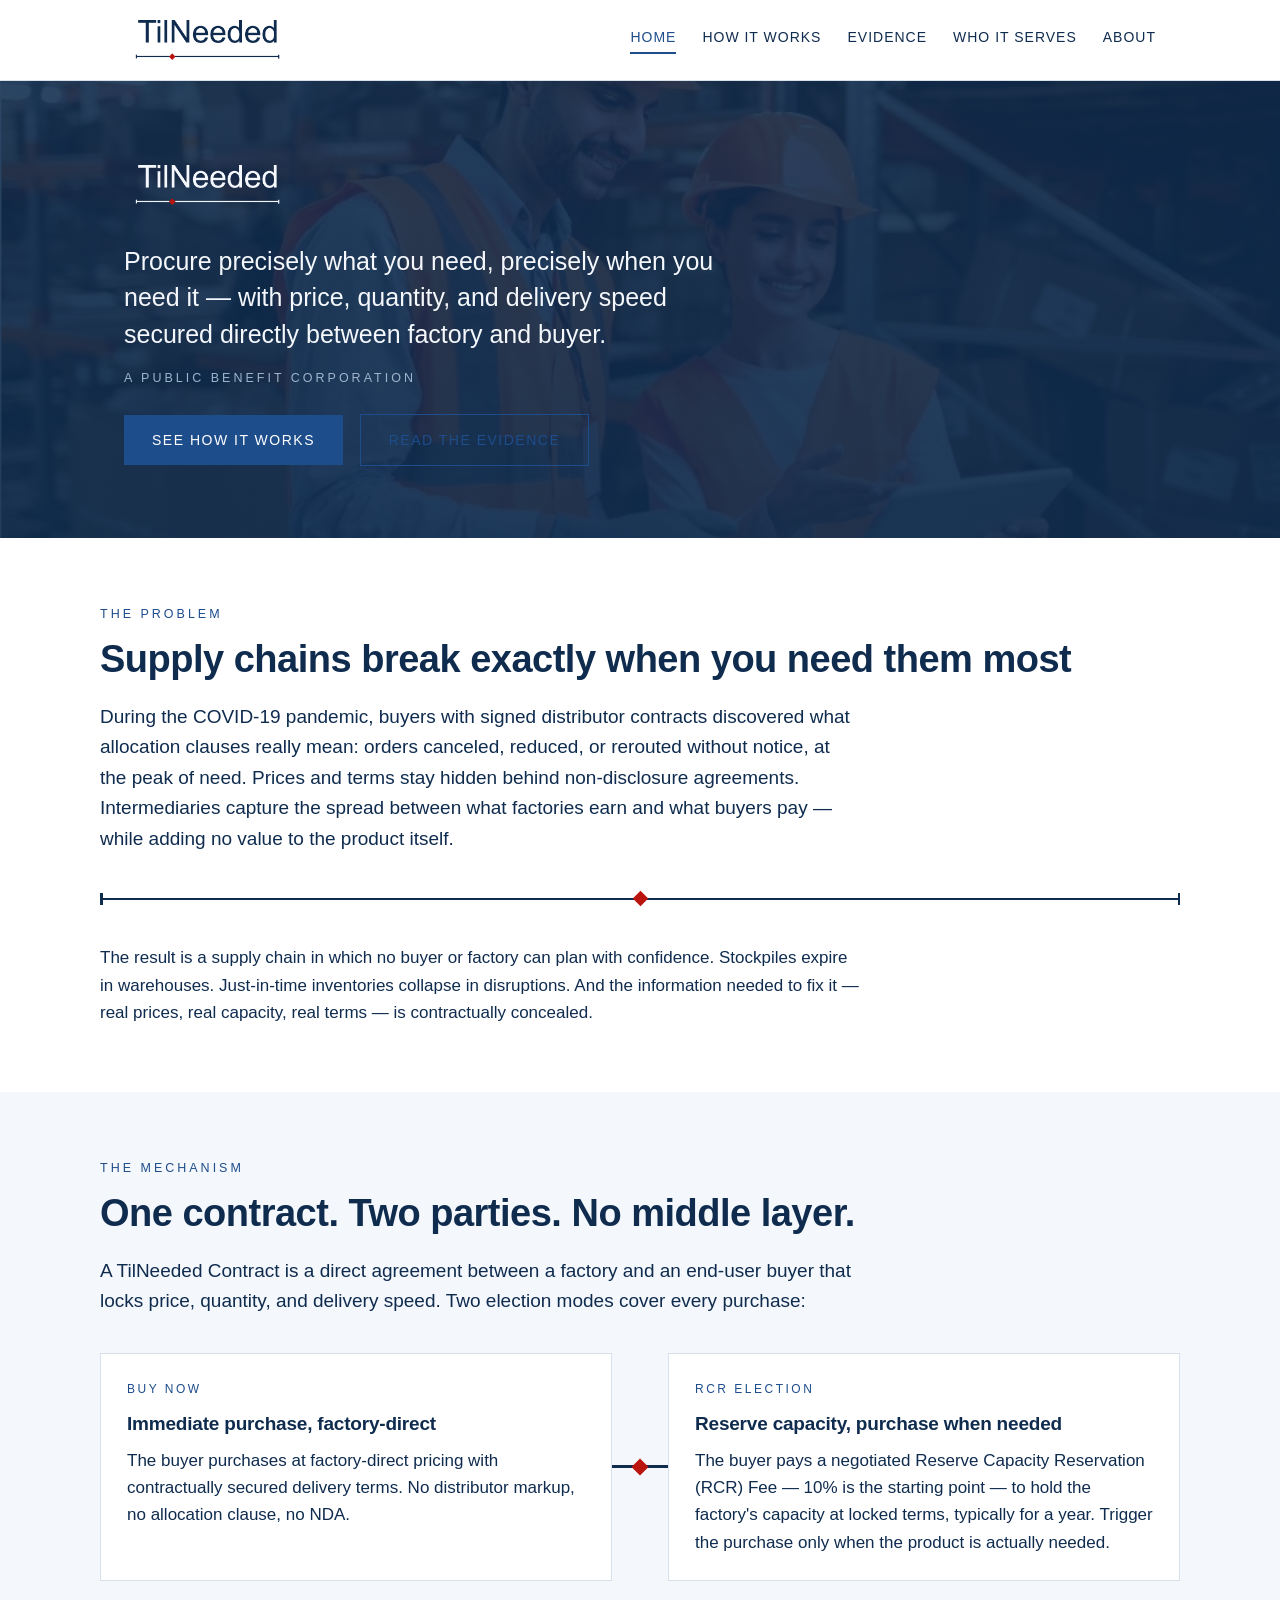
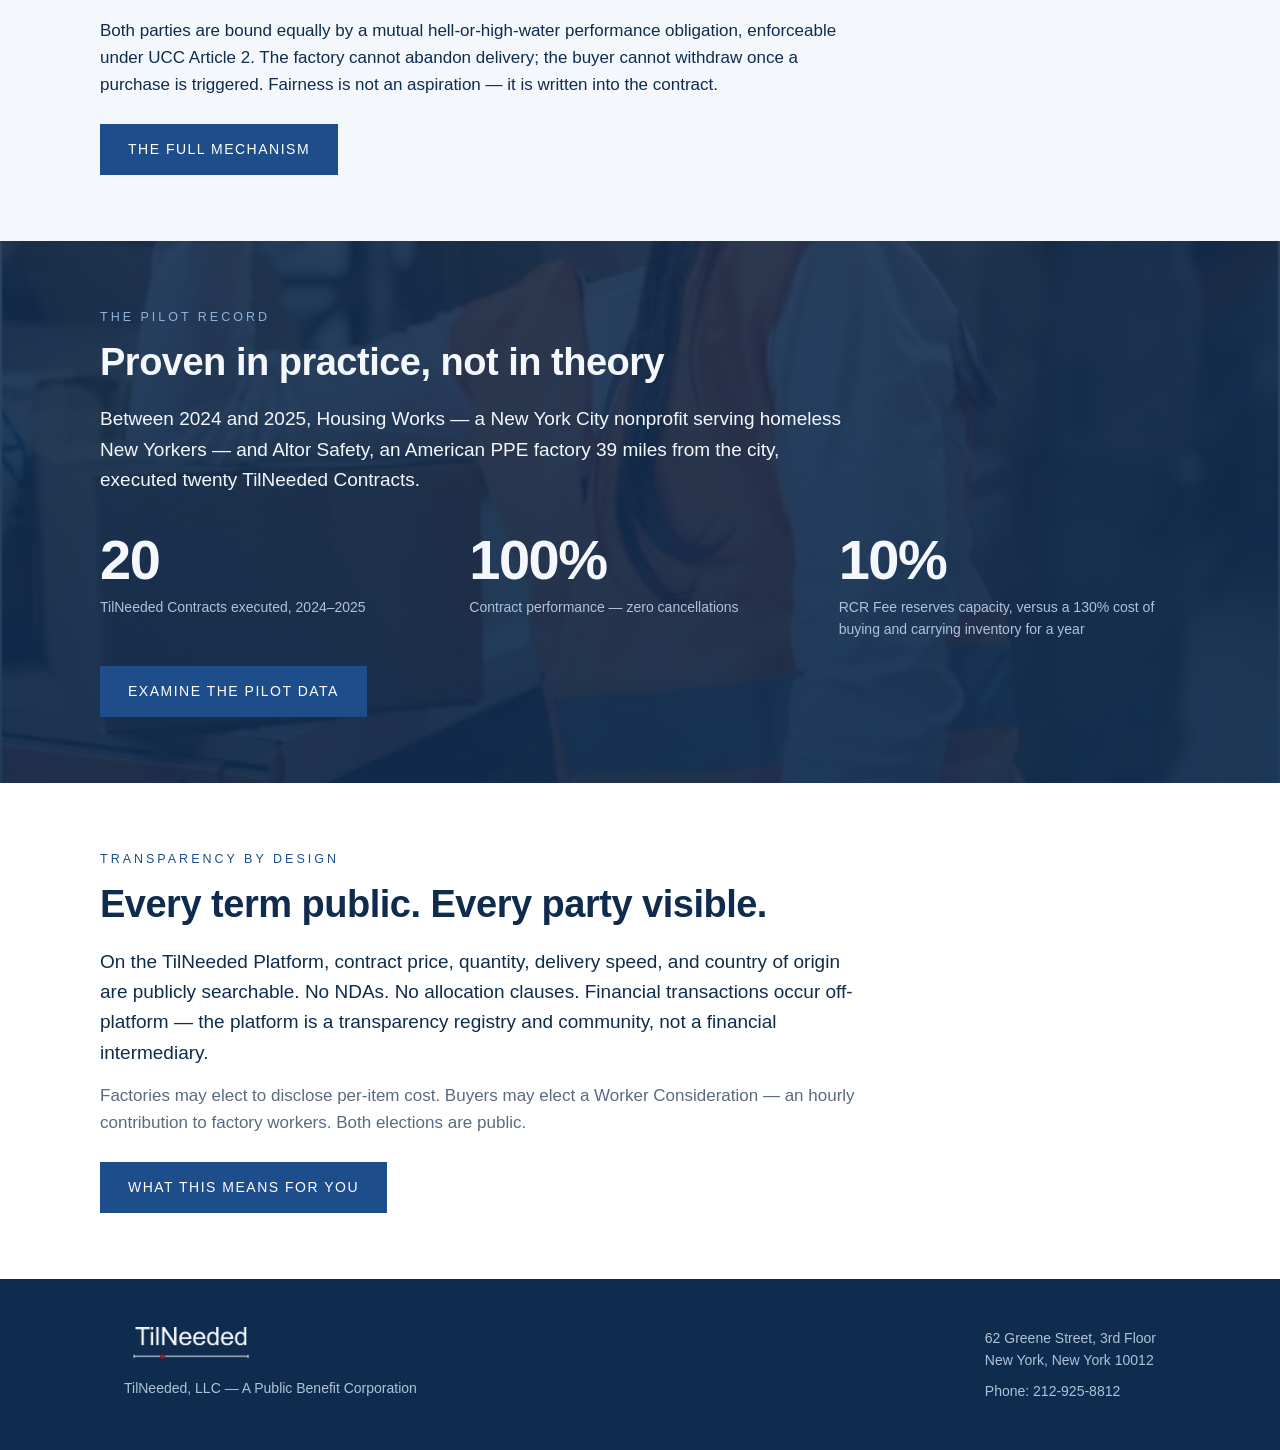
<file: index.html>
<!DOCTYPE html>
<html lang="en">
<head>
<meta charset="UTF-8">
<meta name="viewport" content="width=device-width, initial-scale=1.0">
<title>TilNeeded — Factory-Direct Supply Contracts | Public Benefit Corporation</title>
<meta name="description" content="TilNeeded Contracts secure price, quantity, and delivery speed directly between American factories and end-user buyers. A 20-contract pilot with 100% performance.">
<link rel="stylesheet" href="styles.css">
<link rel="icon" type="image/png" href="assets/favicon.png">
</head>
<body>

<header class="site">
  <div class="inner">
    <a class="lockup" href="index.html" aria-label="TilNeeded home">
  <img class="logo-img" src="assets/logo_compact_dark.png" alt="TilNeeded">
</a>
    <nav class="main" aria-label="Main">
      <a href="index.html" class="here">Home</a>
      <a href="how-it-works.html">How It Works</a>
      <a href="evidence.html">Evidence</a>
      <a href="partners.html">Who It Serves</a>
      <a href="about.html">About</a>
    </nav>
  </div>
</header>

<div class="hero bg-photo" style="--bg-img:url('bg_imgs/bg1.jpg')">
  <div class="inner">
    <span class="lockup reverse" aria-hidden="true">
  <img class="logo-img" src="assets/logo_white_compact.png" alt="">
</span>
    <p class="tagline">Procure precisely what you need, precisely when you need it — with price, quantity, and delivery speed secured directly between factory and buyer.</p>
    <p class="pbc">A Public Benefit Corporation</p>
    <a class="btn" href="how-it-works.html">See how it works</a>
    <a class="btn ghost" href="evidence.html">Read the evidence</a>
  </div>
</div>

<section>
  <div class="inner">
    <p class="eyebrow">The problem</p>
    <h2>Supply chains break exactly when you need them most</h2>
    <p class="lede">During the COVID-19 pandemic, buyers with signed distributor contracts discovered what allocation clauses really mean: orders canceled, reduced, or rerouted without notice, at the peak of need. Prices and terms stay hidden behind non-disclosure agreements. Intermediaries capture the spread between what factories earn and what buyers pay — while adding no value to the product itself.</p>
    <div class="sigline" role="presentation"><span class="diamond"></span></div>
    <p class="maxw">The result is a supply chain in which no buyer or factory can plan with confidence. Stockpiles expire in warehouses. Just-in-time inventories collapse in disruptions. And the information needed to fix it — real prices, real capacity, real terms — is contractually concealed.</p>
  </div>
</section>

<section class="paper">
  <div class="inner">
    <p class="eyebrow">The mechanism</p>
    <h2>One contract. Two parties. No middle layer.</h2>
    <p class="lede">A TilNeeded Contract is a direct agreement between a factory and an end-user buyer that locks price, quantity, and delivery speed. Two election modes cover every purchase:</p>

    <div class="bipartite">
      <div class="party">
        <p class="label">Buy Now</p>
        <h3>Immediate purchase, factory-direct</h3>
        <p>The buyer purchases at factory-direct pricing with contractually secured delivery terms. No distributor markup, no allocation clause, no NDA.</p>
      </div>
      <div class="join" role="presentation"><span class="diamond"></span></div>
      <div class="party">
        <p class="label">RCR Election</p>
        <h3>Reserve capacity, purchase when needed</h3>
        <p>The buyer pays a negotiated Reserve Capacity Reservation (RCR) Fee — 10% is the starting point — to hold the factory's capacity at locked terms, typically for a year. Trigger the purchase only when the product is actually needed.</p>
      </div>
    </div>

    <p class="maxw">Both parties are bound equally by a mutual hell-or-high-water performance obligation, enforceable under UCC Article 2. The factory cannot abandon delivery; the buyer cannot withdraw once a purchase is triggered. Fairness is not an aspiration — it is written into the contract.</p>
    <a class="btn" href="how-it-works.html">The full mechanism</a>
  </div>
</section>

<section class="navy bg-photo" style="--bg-img:url('bg_imgs/bg4.jpg')">
  <div class="inner">
    <p class="eyebrow">The pilot record</p>
    <h2>Proven in practice, not in theory</h2>
    <p class="lede">Between 2024 and 2025, Housing Works — a New York City nonprofit serving homeless New Yorkers — and Altor Safety, an American PPE factory 39 miles from the city, executed twenty TilNeeded Contracts.</p>
    <div class="stats">
      <div class="stat"><div class="big">20</div><div class="small">TilNeeded Contracts executed, 2024–2025</div></div>
      <div class="stat"><div class="big">100%</div><div class="small">Contract performance — zero cancellations</div></div>
      <div class="stat"><div class="big">10%</div><div class="small">RCR Fee reserves capacity, versus a 130% cost of buying and carrying inventory for a year</div></div>
    </div>
    <a class="btn" href="evidence.html">Examine the pilot data</a>
  </div>
</section>

<section>
  <div class="inner">
    <p class="eyebrow">Transparency by design</p>
    <h2>Every term public. Every party visible.</h2>
    <p class="lede">On the TilNeeded Platform, contract price, quantity, delivery speed, and country of origin are publicly searchable. No NDAs. No allocation clauses. Financial transactions occur off-platform — the platform is a transparency registry and community, not a financial intermediary.</p>
    <p class="maxw muted">Factories may elect to disclose per-item cost. Buyers may elect a Worker Consideration — an hourly contribution to factory workers. Both elections are public.</p>
    <a class="btn" href="partners.html">What this means for you</a>
  </div>
</section>

<footer class="site">
  <div class="inner">
    <div>
      <span class="lockup reverse" aria-hidden="true">
  <img class="logo-img" src="assets/logo_white_compact.png" alt="TilNeeded">
</span>
      <p style="margin-top:12px">TilNeeded, LLC — A Public Benefit Corporation</p>
    </div>
    <div>
      <p>62 Greene Street, 3rd Floor<br>New York, New York 10012</p>
      <p style="margin-top:8px">Phone: 212-925-8812</p>
    </div>
    
  </div>
</footer>

</body>
</html>
</file>
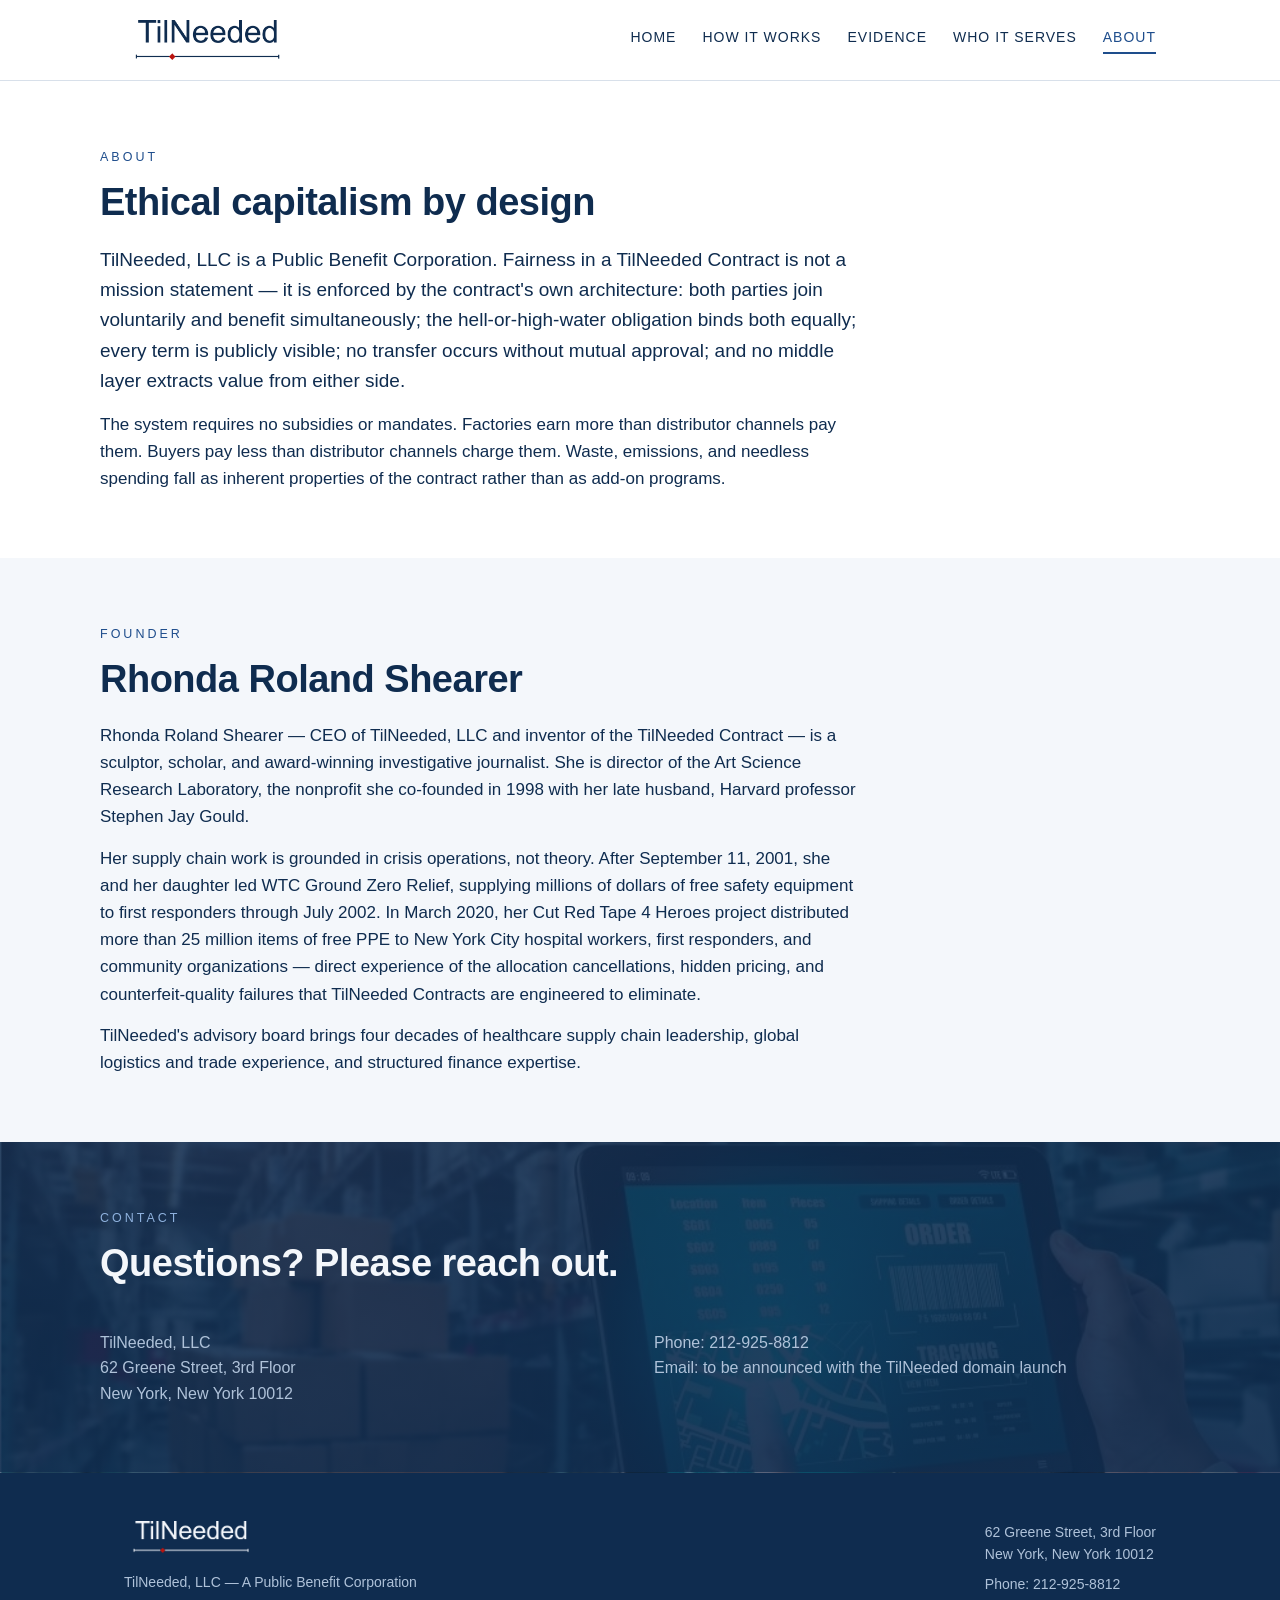
<file: about.html>
<!DOCTYPE html>
<html lang="en">
<head>
<meta charset="UTF-8">
<meta name="viewport" content="width=device-width, initial-scale=1.0">
<title>About — TilNeeded, LLC | A Public Benefit Corporation</title>
<meta name="description" content="TilNeeded, LLC is a Public Benefit Corporation founded by Rhonda Roland Shearer, building ethical capitalism into supply chain contracts.">
<link rel="stylesheet" href="styles.css">
<link rel="icon" type="image/png" href="assets/favicon.png">
</head>
<body>

<header class="site">
  <div class="inner">
    <a class="lockup" href="index.html" aria-label="TilNeeded home">
  <img class="logo-img" src="assets/logo_compact_dark.png" alt="TilNeeded">
</a>
    <nav class="main" aria-label="Main">
      <a href="index.html">Home</a>
      <a href="how-it-works.html">How It Works</a>
      <a href="evidence.html">Evidence</a>
      <a href="partners.html">Who It Serves</a>
      <a href="about.html" class="here">About</a>
    </nav>
  </div>
</header>

<section>
  <div class="inner">
    <p class="eyebrow">About</p>
    <h2>Ethical capitalism by design</h2>
    <p class="lede">TilNeeded, LLC is a Public Benefit Corporation. Fairness in a TilNeeded Contract is not a mission statement — it is enforced by the contract's own architecture: both parties join voluntarily and benefit simultaneously; the hell-or-high-water obligation binds both equally; every term is publicly visible; no transfer occurs without mutual approval; and no middle layer extracts value from either side.</p>
    <p class="maxw">The system requires no subsidies or mandates. Factories earn more than distributor channels pay them. Buyers pay less than distributor channels charge them. Waste, emissions, and needless spending fall as inherent properties of the contract rather than as add-on programs.</p>
  </div>
</section>

<section class="paper">
  <div class="inner">
    <p class="eyebrow">Founder</p>
    <h2>Rhonda Roland Shearer</h2>
    <p class="maxw">Rhonda Roland Shearer — CEO of TilNeeded, LLC and inventor of the TilNeeded Contract — is a sculptor, scholar, and award-winning investigative journalist. She is director of the Art Science Research Laboratory, the nonprofit she co-founded in 1998 with her late husband, Harvard professor Stephen Jay Gould.</p>
    <p class="maxw">Her supply chain work is grounded in crisis operations, not theory. After September 11, 2001, she and her daughter led WTC Ground Zero Relief, supplying millions of dollars of free safety equipment to first responders through July 2002. In March 2020, her Cut Red Tape 4 Heroes project distributed more than 25 million items of free PPE to New York City hospital workers, first responders, and community organizations — direct experience of the allocation cancellations, hidden pricing, and counterfeit-quality failures that TilNeeded Contracts are engineered to eliminate.</p>
    <p class="maxw">TilNeeded's advisory board brings four decades of healthcare supply chain leadership, global logistics and trade experience, and structured finance expertise.</p>
  </div>
</section>

<section class="navy bg-photo" style="--bg-img:url('bg_imgs/bg2.jpg')">
  <div class="inner">
    <p class="eyebrow">Contact</p>
    <h2>Questions? Please reach out.</h2>
    <div class="stats">
      <div class="stat">
        <div class="small" style="font-size:16px; line-height:1.6">TilNeeded, LLC<br>62 Greene Street, 3rd Floor<br>New York, New York 10012</div>
      </div>
      <div class="stat">
        <div class="small" style="font-size:16px; line-height:1.6">Phone: 212-925-8812<br>Email: to be announced with the TilNeeded domain launch</div>
      </div>
    </div>
  </div>
</section>

<footer class="site">
  <div class="inner">
    <div>
      <span class="lockup reverse" aria-hidden="true">
  <img class="logo-img" src="assets/logo_white_compact.png" alt="">
</span>
      <p style="margin-top:12px">TilNeeded, LLC — A Public Benefit Corporation</p>
    </div>
    <div>
      <p>62 Greene Street, 3rd Floor<br>New York, New York 10012</p>
      <p style="margin-top:8px">Phone: 212-925-8812</p>
    </div>
   
  </div>
</footer>

</body>
</html>
</file>
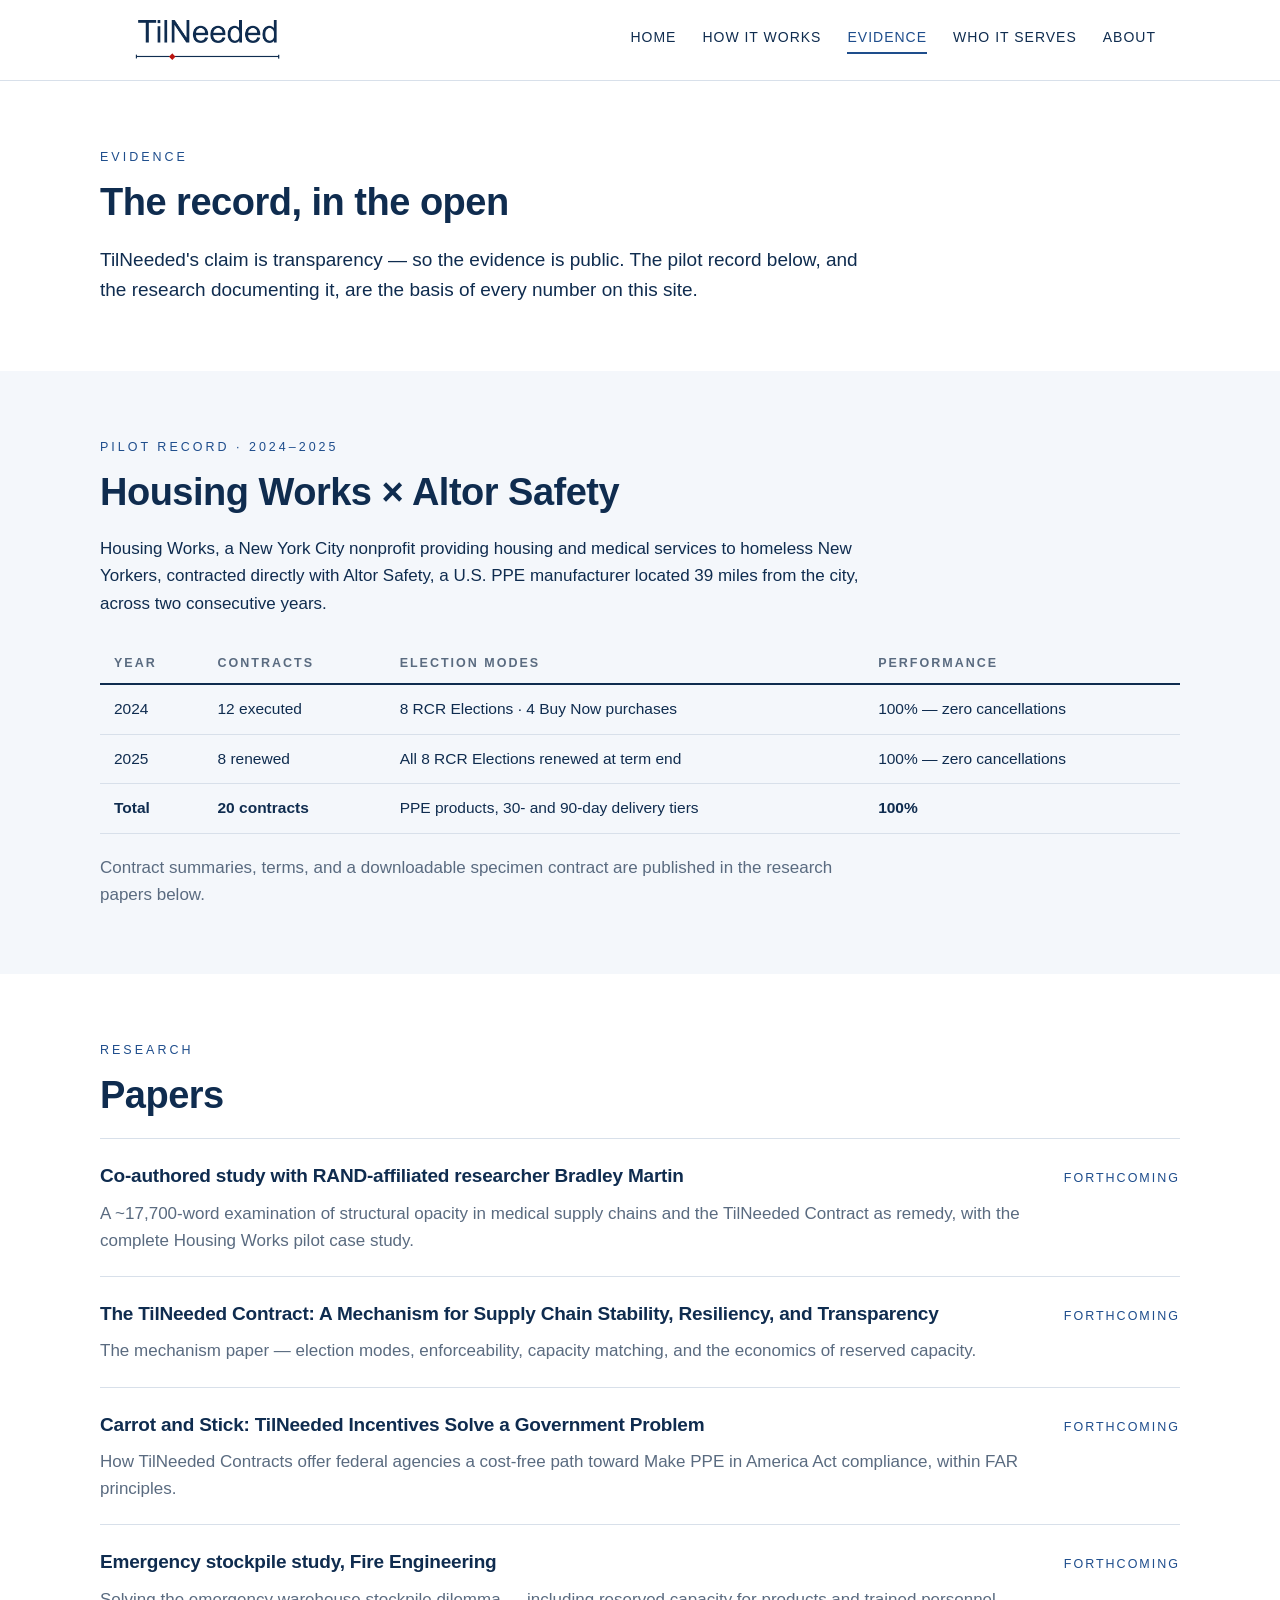
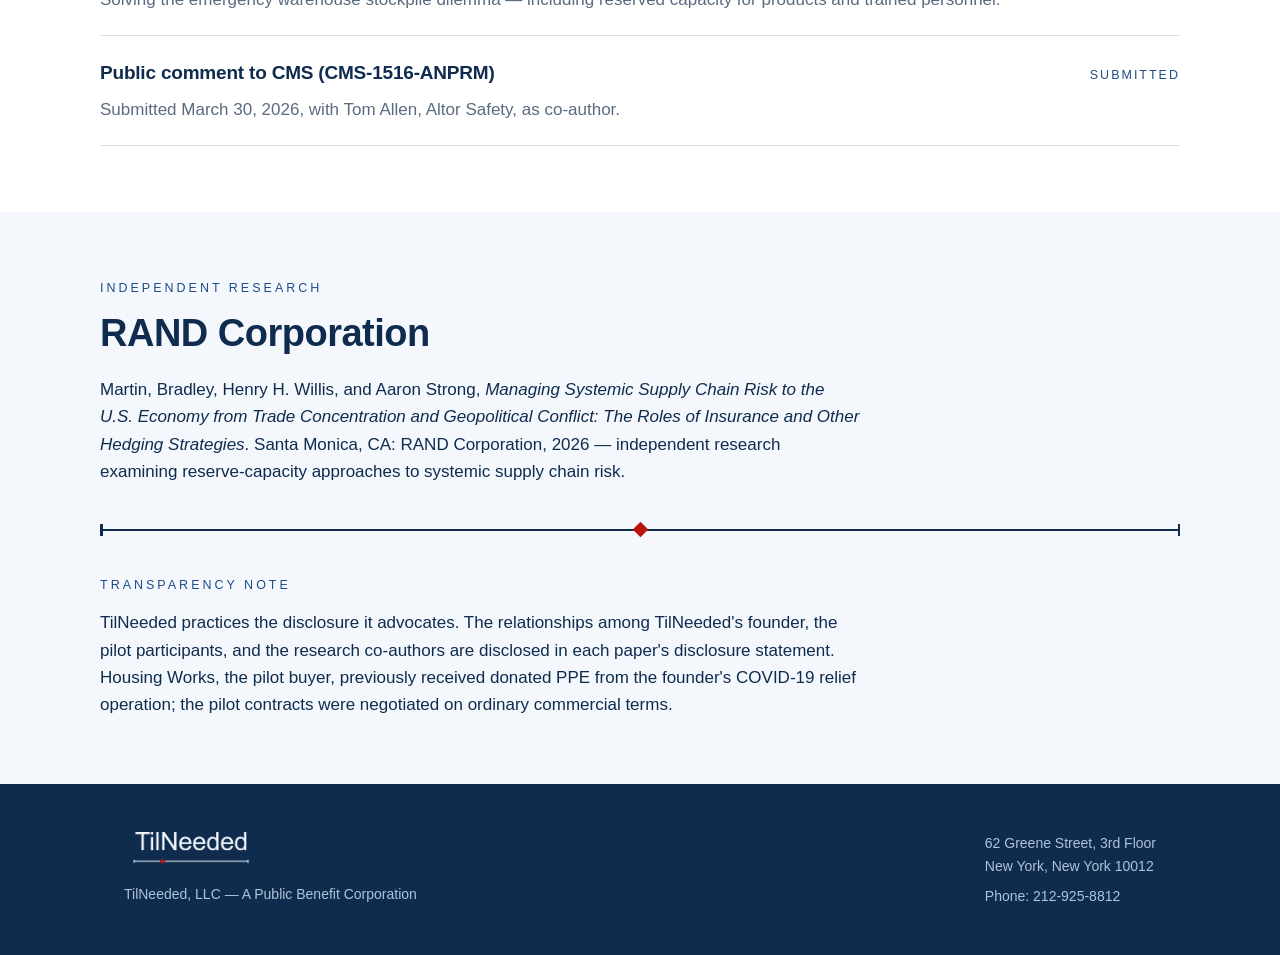
<file: evidence.html>
<!DOCTYPE html>
<html lang="en">
<head>
<meta charset="UTF-8">
<meta name="viewport" content="width=device-width, initial-scale=1.0">
<title>Evidence — Pilot Record &amp; Research | TilNeeded</title>
<meta name="description" content="The TilNeeded pilot record: 20 contracts, 100% performance, 2024–2025 — plus published and forthcoming research, including RAND-affiliated co-authorship.">
<link rel="stylesheet" href="styles.css">
<link rel="icon" type="image/png" href="assets/favicon.png">
</head>
<body>

<header class="site">
  <div class="inner">
    <a class="lockup" href="index.html" aria-label="TilNeeded home">
  <img class="logo-img" src="assets/logo_compact_dark.png" alt="TilNeeded">
</a>
    <nav class="main" aria-label="Main">
      <a href="index.html">Home</a>
      <a href="how-it-works.html">How It Works</a>
      <a href="evidence.html" class="here">Evidence</a>
      <a href="partners.html">Who It Serves</a>
      <a href="about.html">About</a>
    </nav>
  </div>
</header>

<section>
  <div class="inner">
    <p class="eyebrow">Evidence</p>
    <h2>The record, in the open</h2>
    <p class="lede">TilNeeded's claim is transparency — so the evidence is public. The pilot record below, and the research documenting it, are the basis of every number on this site.</p>
  </div>
</section>

<section class="paper">
  <div class="inner">
    <p class="eyebrow">Pilot record · 2024–2025</p>
    <h2>Housing Works × Altor Safety</h2>
    <p class="maxw">Housing Works, a New York City nonprofit providing housing and medical services to homeless New Yorkers, contracted directly with Altor Safety, a U.S. PPE manufacturer located 39 miles from the city, across two consecutive years.</p>
    <table class="record">
      <thead>
        <tr><th>Year</th><th>Contracts</th><th>Election modes</th><th>Performance</th></tr>
      </thead>
      <tbody>
        <tr><td>2024</td><td>12 executed</td><td>8 RCR Elections · 4 Buy Now purchases</td><td>100% — zero cancellations</td></tr>
        <tr><td>2025</td><td>8 renewed</td><td>All 8 RCR Elections renewed at term end</td><td>100% — zero cancellations</td></tr>
        <tr><td><strong>Total</strong></td><td><strong>20 contracts</strong></td><td>PPE products, 30- and 90-day delivery tiers</td><td><strong>100%</strong></td></tr>
      </tbody>
    </table>
    <p class="maxw muted" style="margin-top:20px">Contract summaries, terms, and a downloadable specimen contract are published in the research papers below.</p>
  </div>
</section>

<section>
  <div class="inner">
    <p class="eyebrow">Research</p>
    <h2>Papers</h2>
    <div class="docrow">
      <div>
        <h3>Co-authored study with RAND-affiliated researcher Bradley Martin</h3>
        <p class="muted">A ~17,700-word examination of structural opacity in medical supply chains and the TilNeeded Contract as remedy, with the complete Housing Works pilot case study.</p>
      </div>
      <span class="status">Forthcoming</span>
    </div>
    <div class="docrow">
      <div>
        <h3>The TilNeeded Contract: A Mechanism for Supply Chain Stability, Resiliency, and Transparency</h3>
        <p class="muted">The mechanism paper — election modes, enforceability, capacity matching, and the economics of reserved capacity.</p>
      </div>
      <span class="status">Forthcoming</span>
    </div>
    <div class="docrow">
      <div>
        <h3>Carrot and Stick: TilNeeded Incentives Solve a Government Problem</h3>
        <p class="muted">How TilNeeded Contracts offer federal agencies a cost-free path toward Make PPE in America Act compliance, within FAR principles.</p>
      </div>
      <span class="status">Forthcoming</span>
    </div>
    <div class="docrow">
      <div>
        <h3>Emergency stockpile study, Fire Engineering</h3>
        <p class="muted">Solving the emergency warehouse stockpile dilemma — including reserved capacity for products and trained personnel.</p>
      </div>
      <span class="status">Forthcoming</span>
    </div>
    <div class="docrow">
      <div>
        <h3>Public comment to CMS (CMS-1516-ANPRM)</h3>
        <p class="muted">Submitted March 30, 2026, with Tom Allen, Altor Safety, as co-author.</p>
      </div>
      <span class="status">Submitted</span>
    </div>
  </div>
</section>

<section class="paper">
  <div class="inner">
    <p class="eyebrow">Independent research</p>
    <h2>RAND Corporation</h2>
    <p class="maxw">Martin, Bradley, Henry H. Willis, and Aaron Strong, <em>Managing Systemic Supply Chain Risk to the U.S. Economy from Trade Concentration and Geopolitical Conflict: The Roles of Insurance and Other Hedging Strategies</em>. Santa Monica, CA: RAND Corporation, 2026 — independent research examining reserve-capacity approaches to systemic supply chain risk.</p>
    <div class="sigline" role="presentation"><span class="diamond"></span></div>
    <p class="eyebrow">Transparency note</p>
    <p class="maxw">TilNeeded practices the disclosure it advocates. The relationships among TilNeeded's founder, the pilot participants, and the research co-authors are disclosed in each paper's disclosure statement. Housing Works, the pilot buyer, previously received donated PPE from the founder's COVID-19 relief operation; the pilot contracts were negotiated on ordinary commercial terms.</p>
  </div>
</section>

<footer class="site">
  <div class="inner">
    <div>
      <span class="lockup reverse" aria-hidden="true">
  <img class="logo-img" src="assets/logo_white_compact.png" alt="">
</span>
      <p style="margin-top:12px">TilNeeded, LLC — A Public Benefit Corporation</p>
    </div>
    <div>
      <p>62 Greene Street, 3rd Floor<br>New York, New York 10012</p>
      <p style="margin-top:8px">Phone: 212-925-8812</p>
    </div>
    
  </div>
</footer>

</body>
</html>
</file>
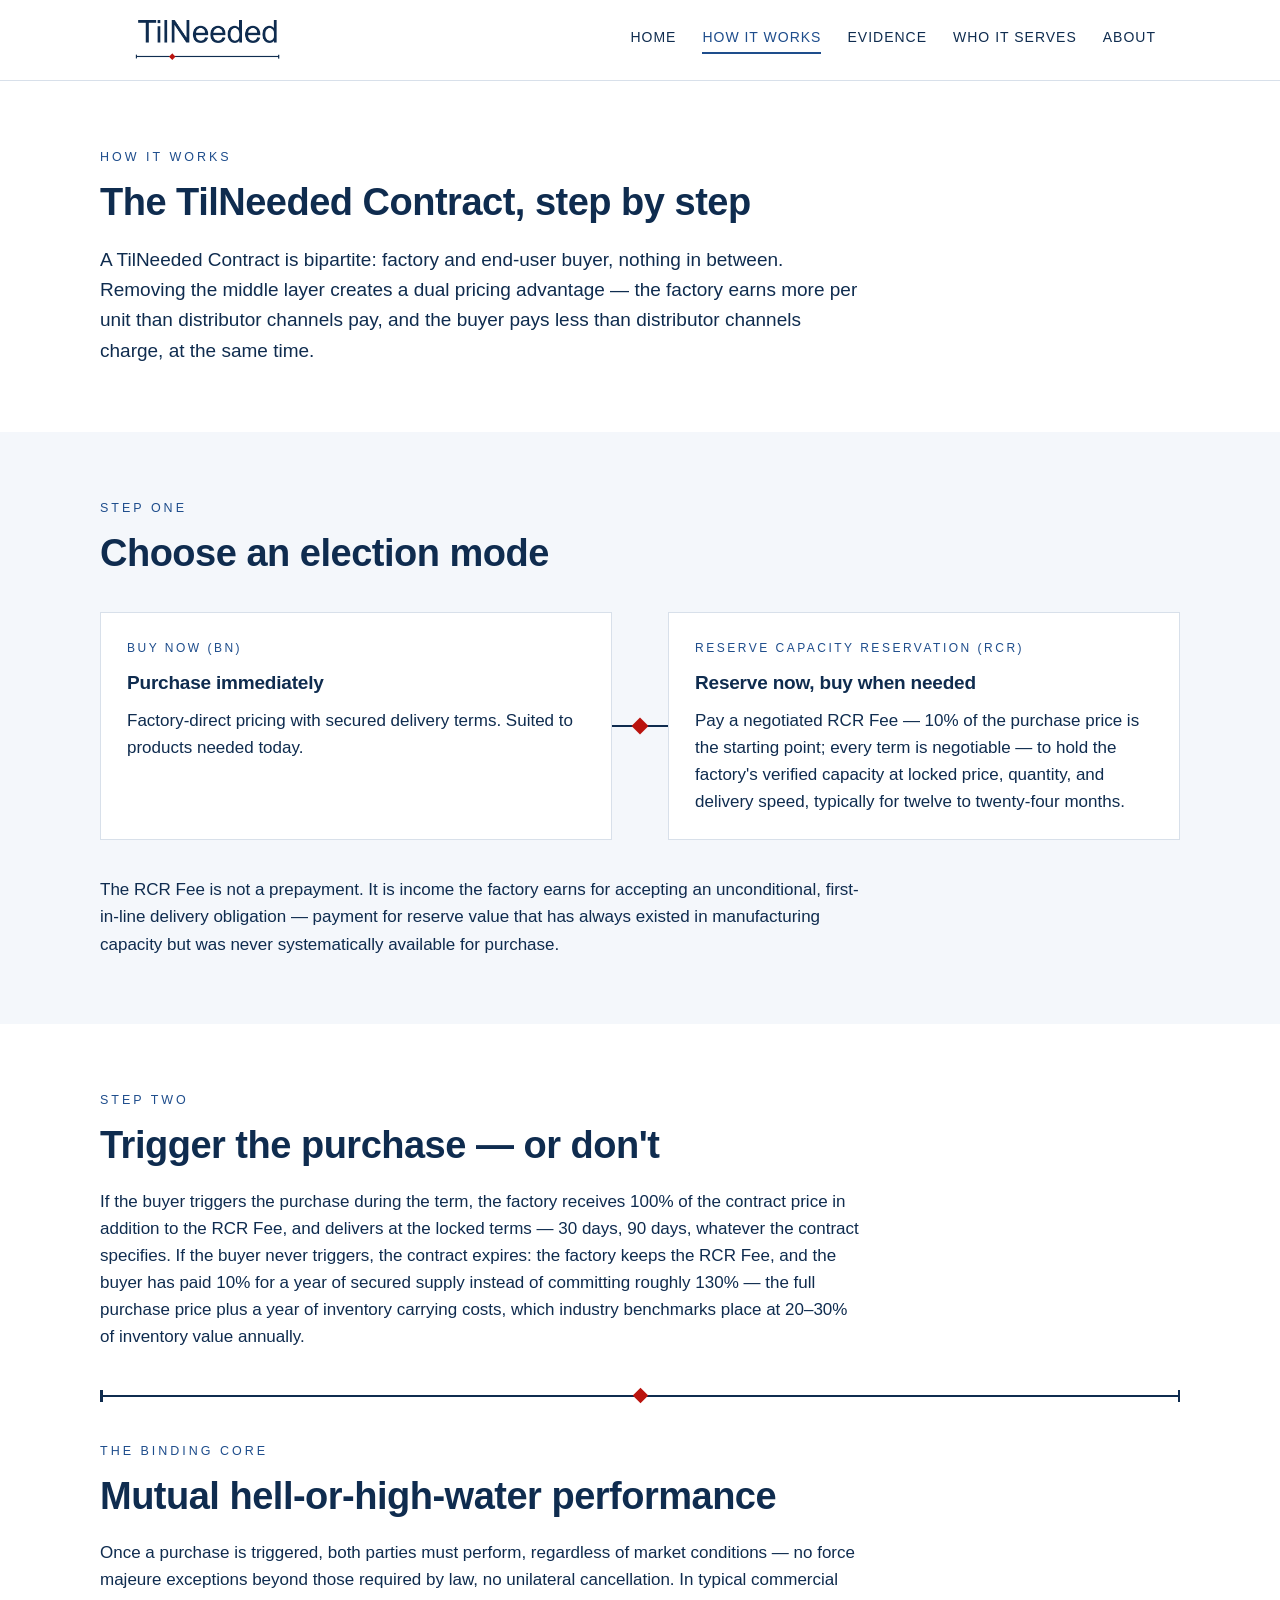
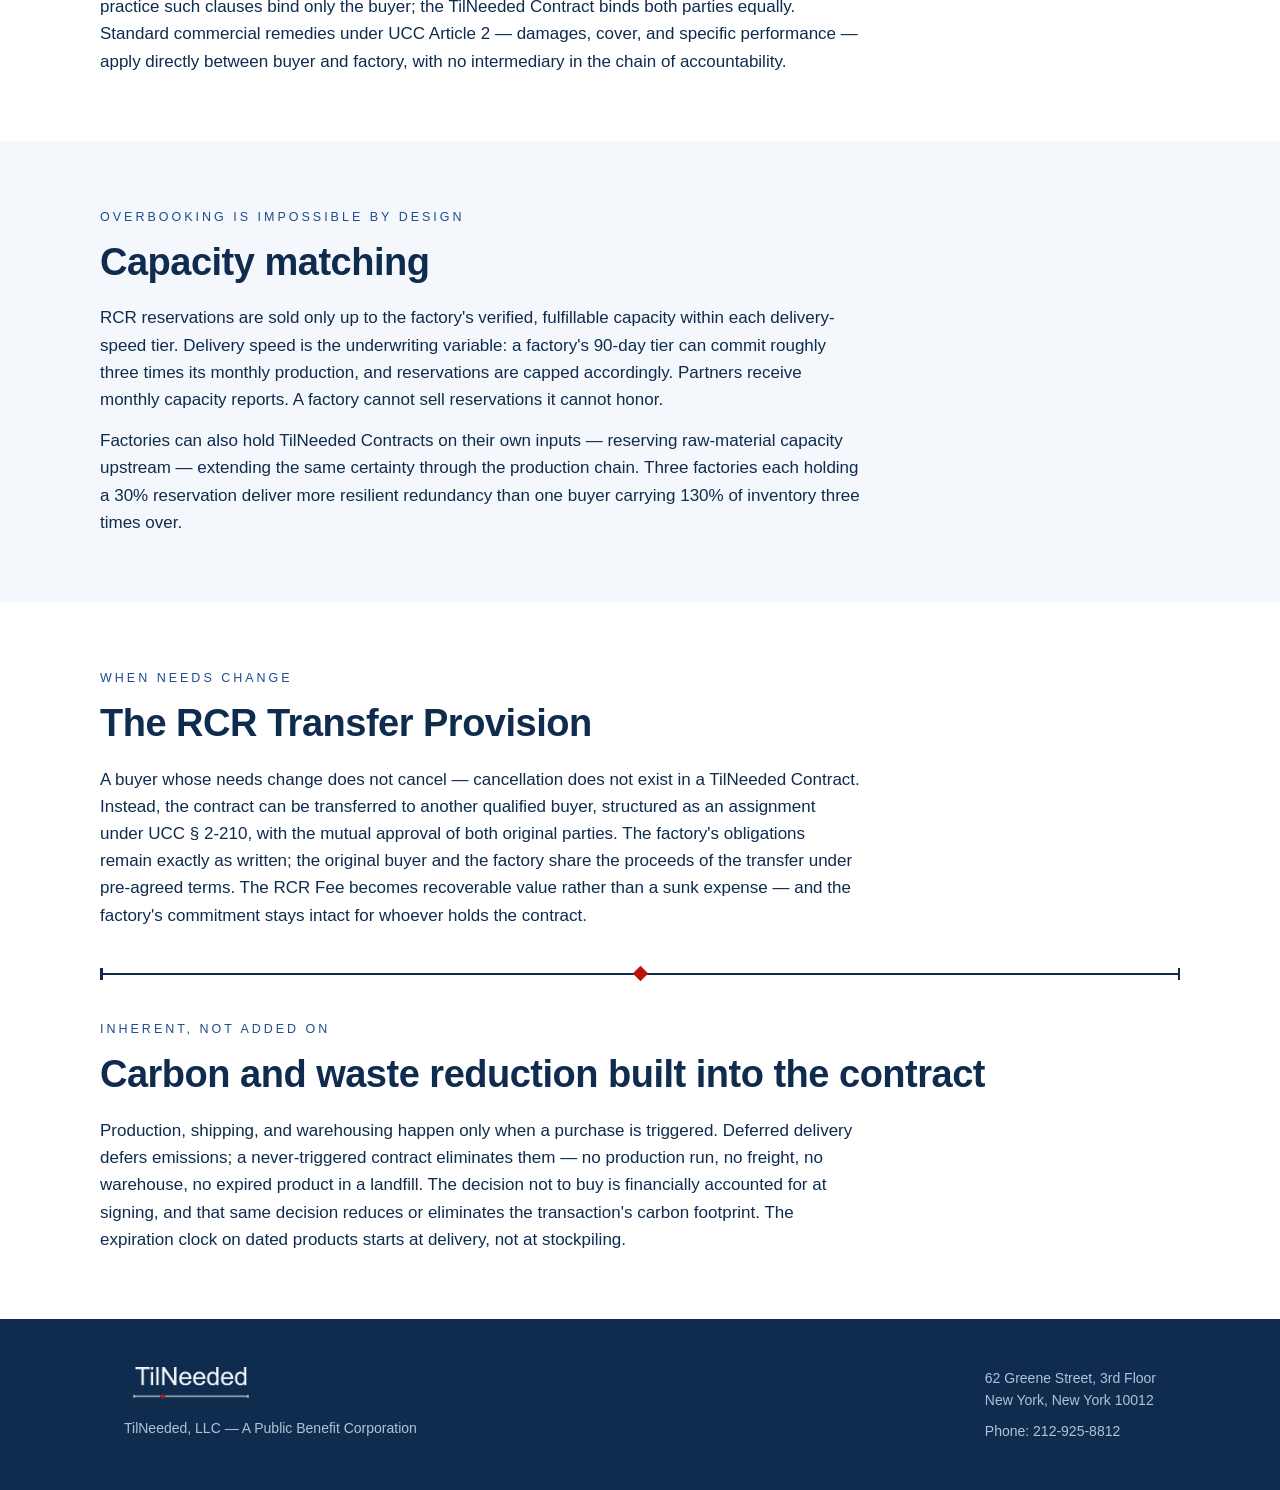
<file: how-it-works.html>
<!DOCTYPE html>
<html lang="en">
<head>
<meta charset="UTF-8">
<meta name="viewport" content="width=device-width, initial-scale=1.0">
<title>How It Works — TilNeeded Contracts</title>
<meta name="description" content="How TilNeeded Contracts work: Buy Now and RCR Election modes, the RCR Fee, mutual hell-or-high-water obligations, capacity matching, and the Transfer Provision.">
<link rel="stylesheet" href="styles.css">
<link rel="icon" type="image/png" href="assets/favicon.png">
</head>
<body>

<header class="site">
  <div class="inner">
    <a class="lockup" href="index.html" aria-label="TilNeeded home">
  <img class="logo-img" src="assets/logo_compact_dark.png" alt="TilNeeded">
</a>
    <nav class="main" aria-label="Main">
      <a href="index.html">Home</a>
      <a href="how-it-works.html" class="here">How It Works</a>
      <a href="evidence.html">Evidence</a>
      <a href="partners.html">Who It Serves</a>
      <a href="about.html">About</a>
    </nav>
  </div>
</header>

<section>
  <div class="inner">
    <p class="eyebrow">How it works</p>
    <h2>The TilNeeded Contract, step by step</h2>
    <p class="lede">A TilNeeded Contract is bipartite: factory and end-user buyer, nothing in between. Removing the middle layer creates a dual pricing advantage — the factory earns more per unit than distributor channels pay, and the buyer pays less than distributor channels charge, at the same time.</p>
  </div>
</section>

<section class="paper">
  <div class="inner">
    <p class="eyebrow">Step one</p>
    <h2>Choose an election mode</h2>
    <div class="bipartite">
      <div class="party">
        <p class="label">Buy Now (BN)</p>
        <h3>Purchase immediately</h3>
        <p>Factory-direct pricing with secured delivery terms. Suited to products needed today.</p>
      </div>
      <div class="join" role="presentation"><span class="diamond"></span></div>
      <div class="party">
        <p class="label">Reserve Capacity Reservation (RCR)</p>
        <h3>Reserve now, buy when needed</h3>
        <p>Pay a negotiated RCR Fee — 10% of the purchase price is the starting point; every term is negotiable — to hold the factory's verified capacity at locked price, quantity, and delivery speed, typically for twelve to twenty-four months.</p>
      </div>
    </div>
    <p class="maxw">The RCR Fee is not a prepayment. It is income the factory earns for accepting an unconditional, first-in-line delivery obligation — payment for reserve value that has always existed in manufacturing capacity but was never systematically available for purchase.</p>
  </div>
</section>

<section>
  <div class="inner">
    <p class="eyebrow">Step two</p>
    <h2>Trigger the purchase — or don't</h2>
    <p class="maxw">If the buyer triggers the purchase during the term, the factory receives 100% of the contract price in addition to the RCR Fee, and delivers at the locked terms — 30 days, 90 days, whatever the contract specifies. If the buyer never triggers, the contract expires: the factory keeps the RCR Fee, and the buyer has paid 10% for a year of secured supply instead of committing roughly 130% — the full purchase price plus a year of inventory carrying costs, which industry benchmarks place at 20–30% of inventory value annually.</p>
    <div class="sigline" role="presentation"><span class="diamond"></span></div>
    <p class="eyebrow">The binding core</p>
    <h2>Mutual hell-or-high-water performance</h2>
    <p class="maxw">Once a purchase is triggered, both parties must perform, regardless of market conditions — no force majeure exceptions beyond those required by law, no unilateral cancellation. In typical commercial practice such clauses bind only the buyer; the TilNeeded Contract binds both parties equally. Standard commercial remedies under UCC Article 2 — damages, cover, and specific performance — apply directly between buyer and factory, with no intermediary in the chain of accountability.</p>
  </div>
</section>

<section class="paper">
  <div class="inner">
    <p class="eyebrow">Overbooking is impossible by design</p>
    <h2>Capacity matching</h2>
    <p class="maxw">RCR reservations are sold only up to the factory's verified, fulfillable capacity within each delivery-speed tier. Delivery speed is the underwriting variable: a factory's 90-day tier can commit roughly three times its monthly production, and reservations are capped accordingly. Partners receive monthly capacity reports. A factory cannot sell reservations it cannot honor.</p>
    <p class="maxw">Factories can also hold TilNeeded Contracts on their own inputs — reserving raw-material capacity upstream — extending the same certainty through the production chain. Three factories each holding a 30% reservation deliver more resilient redundancy than one buyer carrying 130% of inventory three times over.</p>
  </div>
</section>

<section>
  <div class="inner">
    <p class="eyebrow">When needs change</p>
    <h2>The RCR Transfer Provision</h2>
    <p class="maxw">A buyer whose needs change does not cancel — cancellation does not exist in a TilNeeded Contract. Instead, the contract can be transferred to another qualified buyer, structured as an assignment under UCC § 2-210, with the mutual approval of both original parties. The factory's obligations remain exactly as written; the original buyer and the factory share the proceeds of the transfer under pre-agreed terms. The RCR Fee becomes recoverable value rather than a sunk expense — and the factory's commitment stays intact for whoever holds the contract.</p>
    <div class="sigline" role="presentation"><span class="diamond"></span></div>
    <p class="eyebrow">Inherent, not added on</p>
    <h2>Carbon and waste reduction built into the contract</h2>
    <p class="maxw">Production, shipping, and warehousing happen only when a purchase is triggered. Deferred delivery defers emissions; a never-triggered contract eliminates them — no production run, no freight, no warehouse, no expired product in a landfill. The decision not to buy is financially accounted for at signing, and that same decision reduces or eliminates the transaction's carbon footprint. The expiration clock on dated products starts at delivery, not at stockpiling.</p>
  </div>
</section>

<footer class="site">
  <div class="inner">
    <div>
      <span class="lockup reverse" aria-hidden="true">
  <img class="logo-img" src="assets/logo_white_compact.png" alt="">
</span>
      <p style="margin-top:12px">TilNeeded, LLC — A Public Benefit Corporation</p>
    </div>
    <div>
      <p>62 Greene Street, 3rd Floor<br>New York, New York 10012</p>
      <p style="margin-top:8px">Phone: 212-925-8812</p>
    </div>
    
  </div>
</footer>

</body>
</html>
</file>
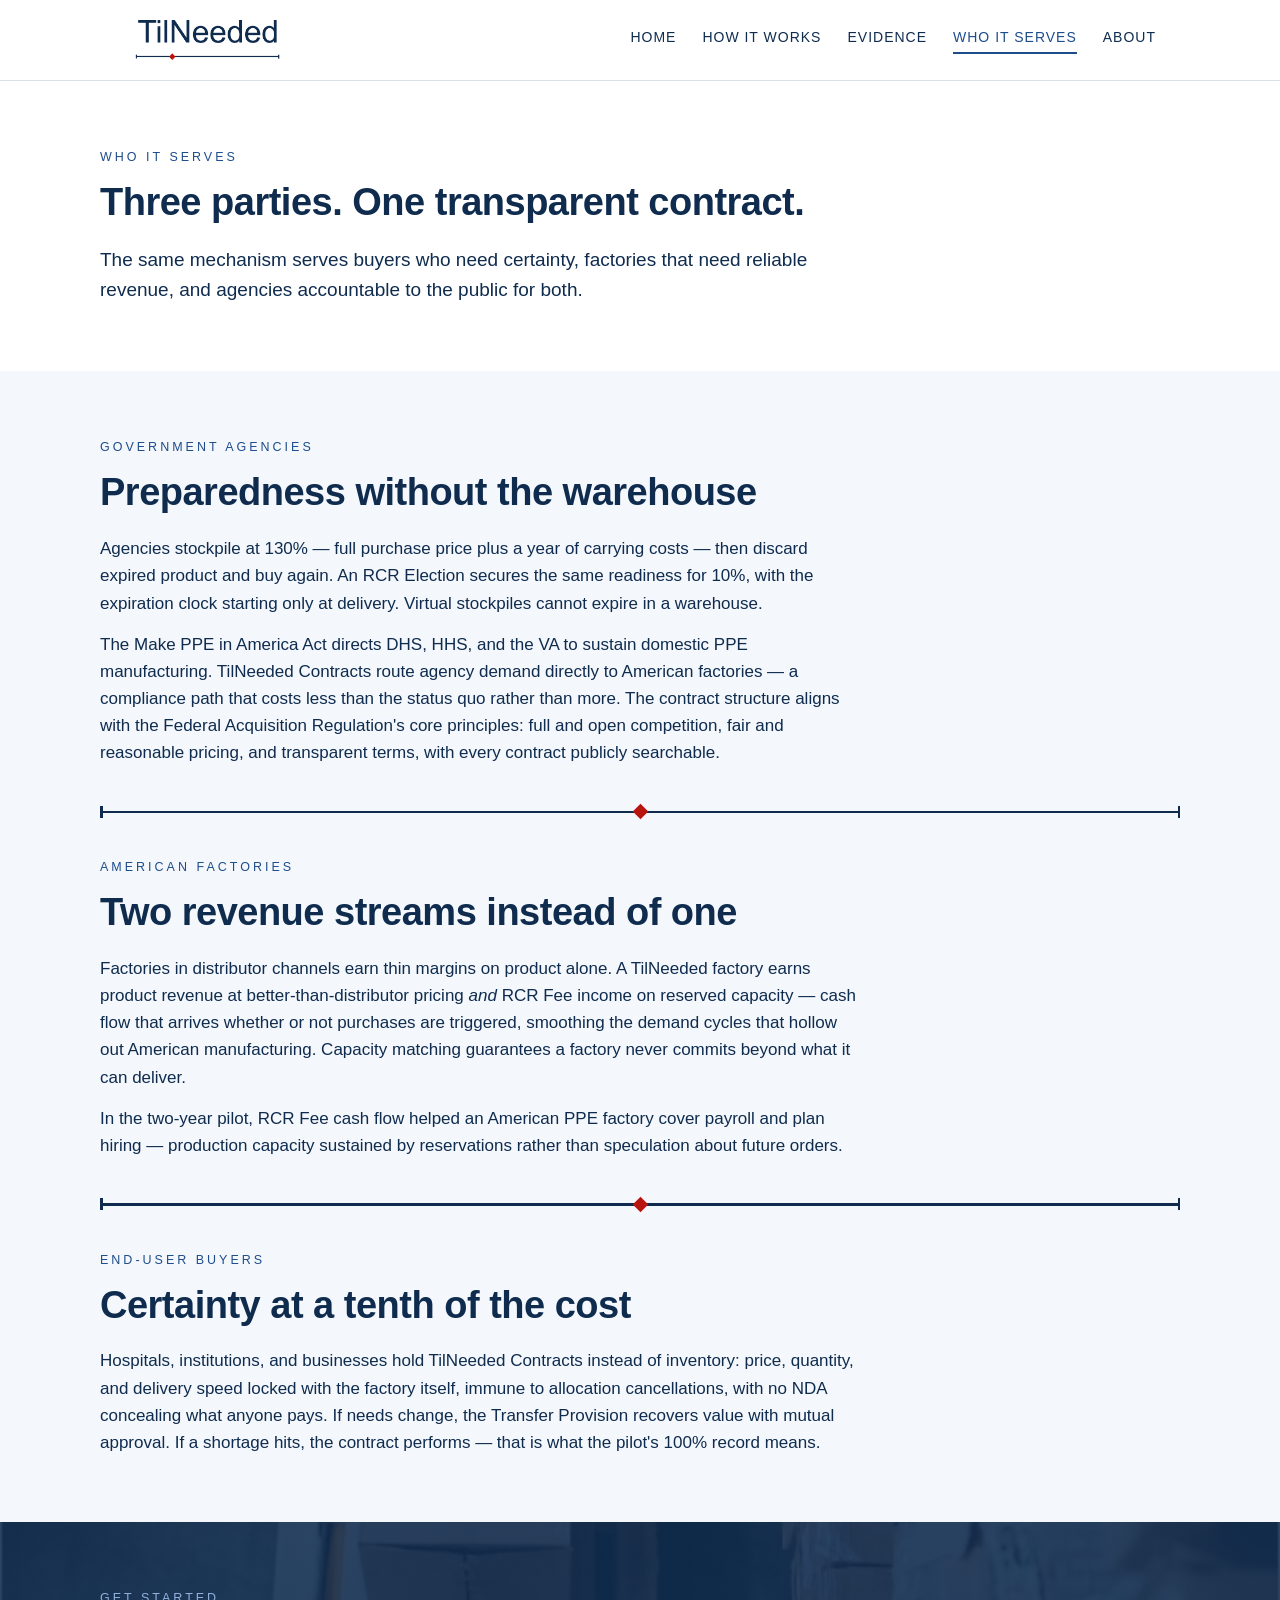
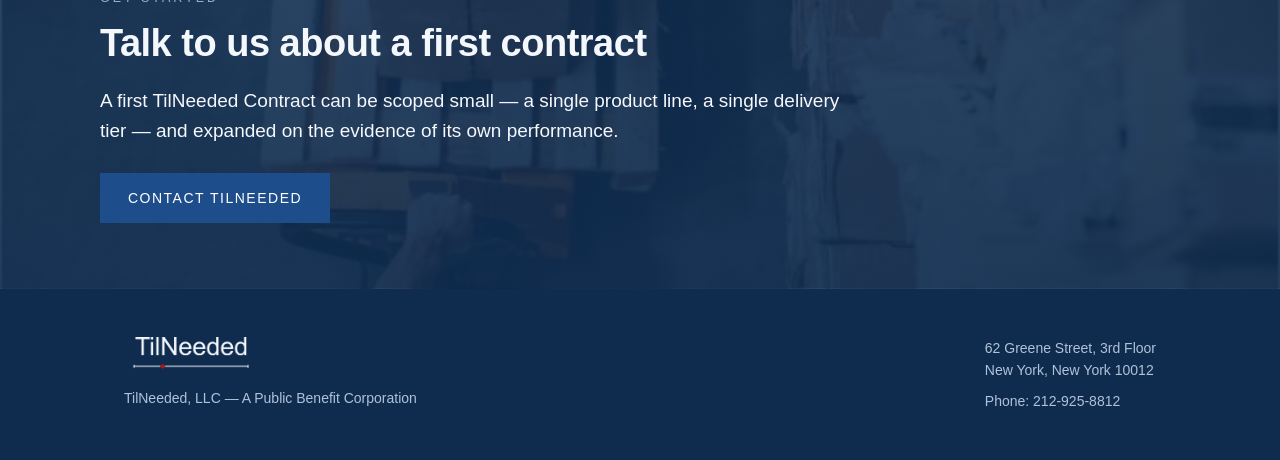
<file: partners.html>
<!DOCTYPE html>
<html lang="en">
<head>
<meta charset="UTF-8">
<meta name="viewport" content="width=device-width, initial-scale=1.0">
<title>Who It Serves — Government, Factories, Buyers | TilNeeded</title>
<meta name="description" content="What TilNeeded Contracts offer government agencies, American factories, and end-user buyers.">
<link rel="stylesheet" href="styles.css">
<link rel="icon" type="image/png" href="assets/favicon.png">
</head>
<body>

<header class="site">
  <div class="inner">
    <a class="lockup" href="index.html" aria-label="TilNeeded home">
  <img class="logo-img" src="assets/logo_compact_dark.png" alt="TilNeeded">
</a>
    <nav class="main" aria-label="Main">
      <a href="index.html">Home</a>
      <a href="how-it-works.html">How It Works</a>
      <a href="evidence.html">Evidence</a>
      <a href="partners.html" class="here">Who It Serves</a>
      <a href="about.html">About</a>
    </nav>
  </div>
</header>

<section>
  <div class="inner">
    <p class="eyebrow">Who it serves</p>
    <h2>Three parties. One transparent contract.</h2>
    <p class="lede">The same mechanism serves buyers who need certainty, factories that need reliable revenue, and agencies accountable to the public for both.</p>
  </div>
</section>

<section class="paper">
  <div class="inner">
    <p class="eyebrow">Government agencies</p>
    <h2>Preparedness without the warehouse</h2>
    <p class="maxw">Agencies stockpile at 130% — full purchase price plus a year of carrying costs — then discard expired product and buy again. An RCR Election secures the same readiness for 10%, with the expiration clock starting only at delivery. Virtual stockpiles cannot expire in a warehouse.</p>
    <p class="maxw">The Make PPE in America Act directs DHS, HHS, and the VA to sustain domestic PPE manufacturing. TilNeeded Contracts route agency demand directly to American factories — a compliance path that costs less than the status quo rather than more. The contract structure aligns with the Federal Acquisition Regulation's core principles: full and open competition, fair and reasonable pricing, and transparent terms, with every contract publicly searchable.</p>
    <div class="sigline" role="presentation"><span class="diamond"></span></div>
    <p class="eyebrow">American factories</p>
    <h2>Two revenue streams instead of one</h2>
    <p class="maxw">Factories in distributor channels earn thin margins on product alone. A TilNeeded factory earns product revenue at better-than-distributor pricing <em>and</em> RCR Fee income on reserved capacity — cash flow that arrives whether or not purchases are triggered, smoothing the demand cycles that hollow out American manufacturing. Capacity matching guarantees a factory never commits beyond what it can deliver.</p>
    <p class="maxw">In the two-year pilot, RCR Fee cash flow helped an American PPE factory cover payroll and plan hiring — production capacity sustained by reservations rather than speculation about future orders.</p>
    <div class="sigline" role="presentation"><span class="diamond"></span></div>
    <p class="eyebrow">End-user buyers</p>
    <h2>Certainty at a tenth of the cost</h2>
    <p class="maxw">Hospitals, institutions, and businesses hold TilNeeded Contracts instead of inventory: price, quantity, and delivery speed locked with the factory itself, immune to allocation cancellations, with no NDA concealing what anyone pays. If needs change, the Transfer Provision recovers value with mutual approval. If a shortage hits, the contract performs — that is what the pilot's 100% record means.</p>
  </div>
</section>

<section class="navy bg-photo" style="--bg-img:url('bg_imgs/bg3.jpg')">
  <div class="inner">
    <p class="eyebrow">Get started</p>
    <h2>Talk to us about a first contract</h2>
    <p class="lede">A first TilNeeded Contract can be scoped small — a single product line, a single delivery tier — and expanded on the evidence of its own performance.</p>
    <a class="btn" href="about.html">Contact TilNeeded</a>
  </div>
</section>

<footer class="site">
  <div class="inner">
    <div>
      <span class="lockup reverse" aria-hidden="true">
  <img class="logo-img" src="assets/logo_white_compact.png" alt="">
</span>
      <p style="margin-top:12px">TilNeeded, LLC — A Public Benefit Corporation</p>
    </div>
    <div>
      <p>62 Greene Street, 3rd Floor<br>New York, New York 10012</p>
      <p style="margin-top:8px">Phone: 212-925-8812</p>
    </div>
    
  </div>
</footer>

</body>
</html>
</file>
<file: styles.css>
/* TilNeeded — Brand Specifications v1.0
   Navy #0F2C4F · Bond Blue #1E4D8C · Paper #F4F7FB
   Type: Arial / Liberation Sans */

:root {
  --navy: #0F2C4F;
  --bond: #1E4D8C;
  --paper: #F4F7FB;
  --diamond: #BA140F;   /* ← add this line */
  --white: #FFFFFF;
  --slate: #5A6B80;
  --hairline: #D8E0EA;
  --max: 1080px;
}

* { margin: 0; padding: 0; box-sizing: border-box; }

body {
  font-family: Arial, "Liberation Sans", sans-serif;
  color: var(--navy);
  background: var(--white);
  font-size: 17px;
  line-height: 1.6;
}

/* ---------- wordmark lockup (per spec: single visual unit) ---------- */
.lockup { display: inline-block; text-decoration: none; }
.lockup .word {
  font-weight: bold;
  letter-spacing: -0.5px;
  color: var(--navy);
  font-size: 28px;
  line-height: 1;
  display: block;
}

.lockup img.logo-img {
  display: block;
  height: 40px;
  width: auto;
}

.lockup .sig {
  display: block; position: relative;
  height: 9px; margin-top: 6px;
  border-bottom: 2.5px solid var(--navy);
}
.lockup .sig::before, .lockup .sig::after {
  content: ""; position: absolute; bottom: -5px;
  width: 2.5px; height: 9px; background: var(--navy);
}
.lockup .sig::before { left: 0; }
.lockup .sig::after { right: 0; }
.lockup .sig .diamond {
  position: absolute; bottom: -5.5px; left: 26%;
  width: 9px; height: 9px; background: var(--diamond);
  transform: rotate(45deg);
}
.lockup.reverse .word { color: var(--paper); }
.lockup.reverse .sig { border-color: var(--paper); }
.lockup.reverse .sig::before, .lockup.reverse .sig::after { background: var(--paper); }

/* ---------- header / nav ---------- */
header.site {
  border-bottom: 1px solid var(--hairline);
  background: var(--white);
}
header.site .inner {
  max-width: var(--max); margin: 0 auto; padding: 20px 24px;
  display: flex; align-items: center; justify-content: space-between;
  flex-wrap: wrap; gap: 14px;
}
nav.main { display: flex; gap: 26px; flex-wrap: wrap; }
nav.main a {
  color: var(--navy); text-decoration: none;
  font-size: 14px; letter-spacing: 1px; text-transform: uppercase;
}
nav.main a:hover, nav.main a:focus { color: var(--bond); }
nav.main a.here { color: var(--bond); border-bottom: 2px solid var(--bond); padding-bottom: 3px; }
a:focus-visible { outline: 2px solid var(--bond); outline-offset: 3px; }

/* ---------- hero ---------- */

.hero .logo-img { height: clamp(90px, 14vw, 200px); }
footer.site .logo-img { height: 32px; }

.hero { background: var(--navy); color: var(--paper); }
.hero .inner { max-width: var(--max); margin: 0 auto; padding: 84px 24px 72px; }
.hero .lockup .word { font-size: clamp(44px, 7vw, 76px); letter-spacing: -1.5px; }
.hero .lockup .sig { height: 12px; border-width: 3.5px; }
.hero .lockup .sig::before, .hero .lockup .sig::after { width: 3.5px; height: 13px; bottom: -7px; }
.hero .lockup .sig .diamond { width: 13px; height: 13px; bottom: -8px; }
.hero .tagline {
  margin-top: 30px; font-size: clamp(19px, 2.6vw, 25px);
  max-width: 620px; line-height: 1.45; color: var(--paper);
}
.hero .pbc {
  margin-top: 16px; font-size: 12.5px; letter-spacing: 3px;
  text-transform: uppercase; color: #9FB4CD;
}

/* ---------- photographic background overlay ----------
   Usage: add class="bg-photo" alongside .hero or section.navy,
   then set the image inline: style="--bg-img:url('bg_imgs/bg1.jpg')"
   The gradient sits on top of the photo so text stays legible,
   the same treatment used on the SCTE reference hero. */
.bg-photo {
  background-image:
    linear-gradient(rgba(15, 44, 79, 0.88), rgba(15, 44, 79, 0.92)),
    var(--bg-img);
  background-size: cover;
  background-position: center;
  background-repeat: no-repeat;
}

/* ---------- sections & eyebrow (descriptor style) ---------- */
section { padding: 66px 24px; }
section .inner { max-width: var(--max); margin: 0 auto; }
section.paper { background: var(--paper); }
section.navy { background-color: var(--navy); color: var(--paper); }
.eyebrow {
  font-size: 12.5px; letter-spacing: 3px; text-transform: uppercase;
  color: var(--bond); margin-bottom: 14px;
}
section.navy .eyebrow { color: #8FB2DE; }
h1, h2 { font-weight: bold; letter-spacing: -0.5px; line-height: 1.15; }
h2 { font-size: clamp(27px, 4vw, 38px); margin-bottom: 20px; }
h3 { font-size: 19px; margin-bottom: 8px; letter-spacing: -0.2px; }
p + p { margin-top: 14px; }
.lede { font-size: 19px; max-width: 760px; }
.muted { color: var(--slate); }
section.navy .muted { color: #AFC2D9; }
.maxw { max-width: 760px; }

/* ---------- signature divider: the site's structural device ---------- */
.sigline {
  position: relative; height: 2.5px; background: var(--navy);
  margin: 44px 0;
}
.sigline::before, .sigline::after {
  content: ""; position: absolute; top: -5px;
  width: 2.5px; height: 12px; background: var(--navy);
}
.sigline::before { left: 0; } .sigline::after { right: 0; }
.sigline .diamond {
  position: absolute; top: -4.5px; left: 50%; margin-left: -5.5px;
  width: 11px; height: 11px; background: var(--diamond); transform: rotate(45deg);
}
section.navy .sigline { background: var(--paper); }
section.navy .sigline::before, section.navy .sigline::after { background: var(--paper); }

/* ---------- bipartite block: two parties joined at the diamond ---------- */
.bipartite {
  display: grid; grid-template-columns: 1fr 56px 1fr;
  align-items: stretch; gap: 0; margin: 36px 0;
}
.bipartite .party {
  background: var(--white); border: 1px solid var(--hairline);
  padding: 26px 26px 24px;
}
section.navy .bipartite .party { background: #16385F; border-color: #2B4C77; }
.bipartite .join { position: relative; }
.bipartite .join::before {
  content: ""; position: absolute; top: 50%; left: 0; right: 0;
  height: 2.5px; background: var(--navy); margin-top: -1.25px;
}
section.navy .bipartite .join::before { background: var(--paper); }
.bipartite .join .diamond {
  position: absolute; top: 50%; left: 50%;
  width: 12px; height: 12px; margin: -6px 0 0 -6px;
  background: var(--diamond); transform: rotate(45deg);
}
.party .label {
  font-size: 12px; letter-spacing: 2.5px; text-transform: uppercase;
  color: var(--bond); margin-bottom: 10px;
}
section.navy .party .label { color: #8FB2DE; }

/* ---------- stats ---------- */
.stats { display: grid; grid-template-columns: repeat(auto-fit, minmax(200px, 1fr)); gap: 28px; margin-top: 36px; }
.stat .big { font-size: clamp(40px, 5vw, 56px); font-weight: bold; letter-spacing: -1.5px; line-height: 1; }
.stat .small { margin-top: 8px; font-size: 14px; color: var(--slate); }
section.navy .stat .small { color: #AFC2D9; }

/* ---------- cards / rows ---------- */
.cards { display: grid; grid-template-columns: repeat(auto-fit, minmax(280px, 1fr)); gap: 22px; margin-top: 30px; }
.card { background: var(--white); border: 1px solid var(--hairline); padding: 26px; }
section.paper .card { background: var(--white); }
.card p { font-size: 15.5px; }
.docrow { border-top: 1px solid var(--hairline); padding: 22px 0; display: grid; grid-template-columns: 1fr auto; gap: 14px; align-items: baseline; }
.docrow:last-child { border-bottom: 1px solid var(--hairline); }
.docrow .status { font-size: 12.5px; letter-spacing: 2px; text-transform: uppercase; color: var(--bond); white-space: nowrap; }

/* ---------- buttons ---------- */
.btn {
  display: inline-block; margin-top: 26px; padding: 14px 28px;
  background: var(--bond); color: var(--white); text-decoration: none;
  font-size: 14px; letter-spacing: 1.5px; text-transform: uppercase;
}
.btn:hover, .btn:focus { background: var(--navy); }
section.navy .btn:hover, section.navy .btn:focus { background: var(--paper); color: var(--navy); }
.btn.ghost { background: transparent; border: 1.5px solid var(--bond); color: var(--bond); margin-left: 12px; }
.btn.ghost:hover, .btn.ghost:focus { background: var(--bond); color: var(--white); }

/* ---------- table ---------- */
table.record { width: 100%; border-collapse: collapse; margin-top: 26px; font-size: 15.5px; }
table.record th {
  text-align: left; font-size: 12.5px; letter-spacing: 2px; text-transform: uppercase;
  color: var(--slate); padding: 10px 14px; border-bottom: 2px solid var(--navy);
}
table.record td { padding: 12px 14px; border-bottom: 1px solid var(--hairline); }

/* ---------- footer ---------- */
footer.site { background: var(--navy); color: #AFC2D9; }
footer.site .inner {
  max-width: var(--max); margin: 0 auto; padding: 48px 24px;
  display: flex; justify-content: space-between; flex-wrap: wrap; gap: 28px;
  font-size: 14px;
}
footer.site .lockup .word { font-size: 22px; }
footer.site a { color: var(--paper); text-decoration: none; }
footer.site a:hover { color: #8FB2DE; }

/* ---------- responsive & a11y ---------- */
@media (max-width: 720px) {
  .bipartite { grid-template-columns: 1fr; }
  .bipartite .join { height: 56px; }
  .bipartite .join::before { top: 0; bottom: 0; left: 50%; right: auto; width: 2.5px; height: 100%; margin: 0 0 0 -1.25px; }
}
@media (prefers-reduced-motion: reduce) {
  * { animation: none !important; transition: none !important; }
}
</file>
